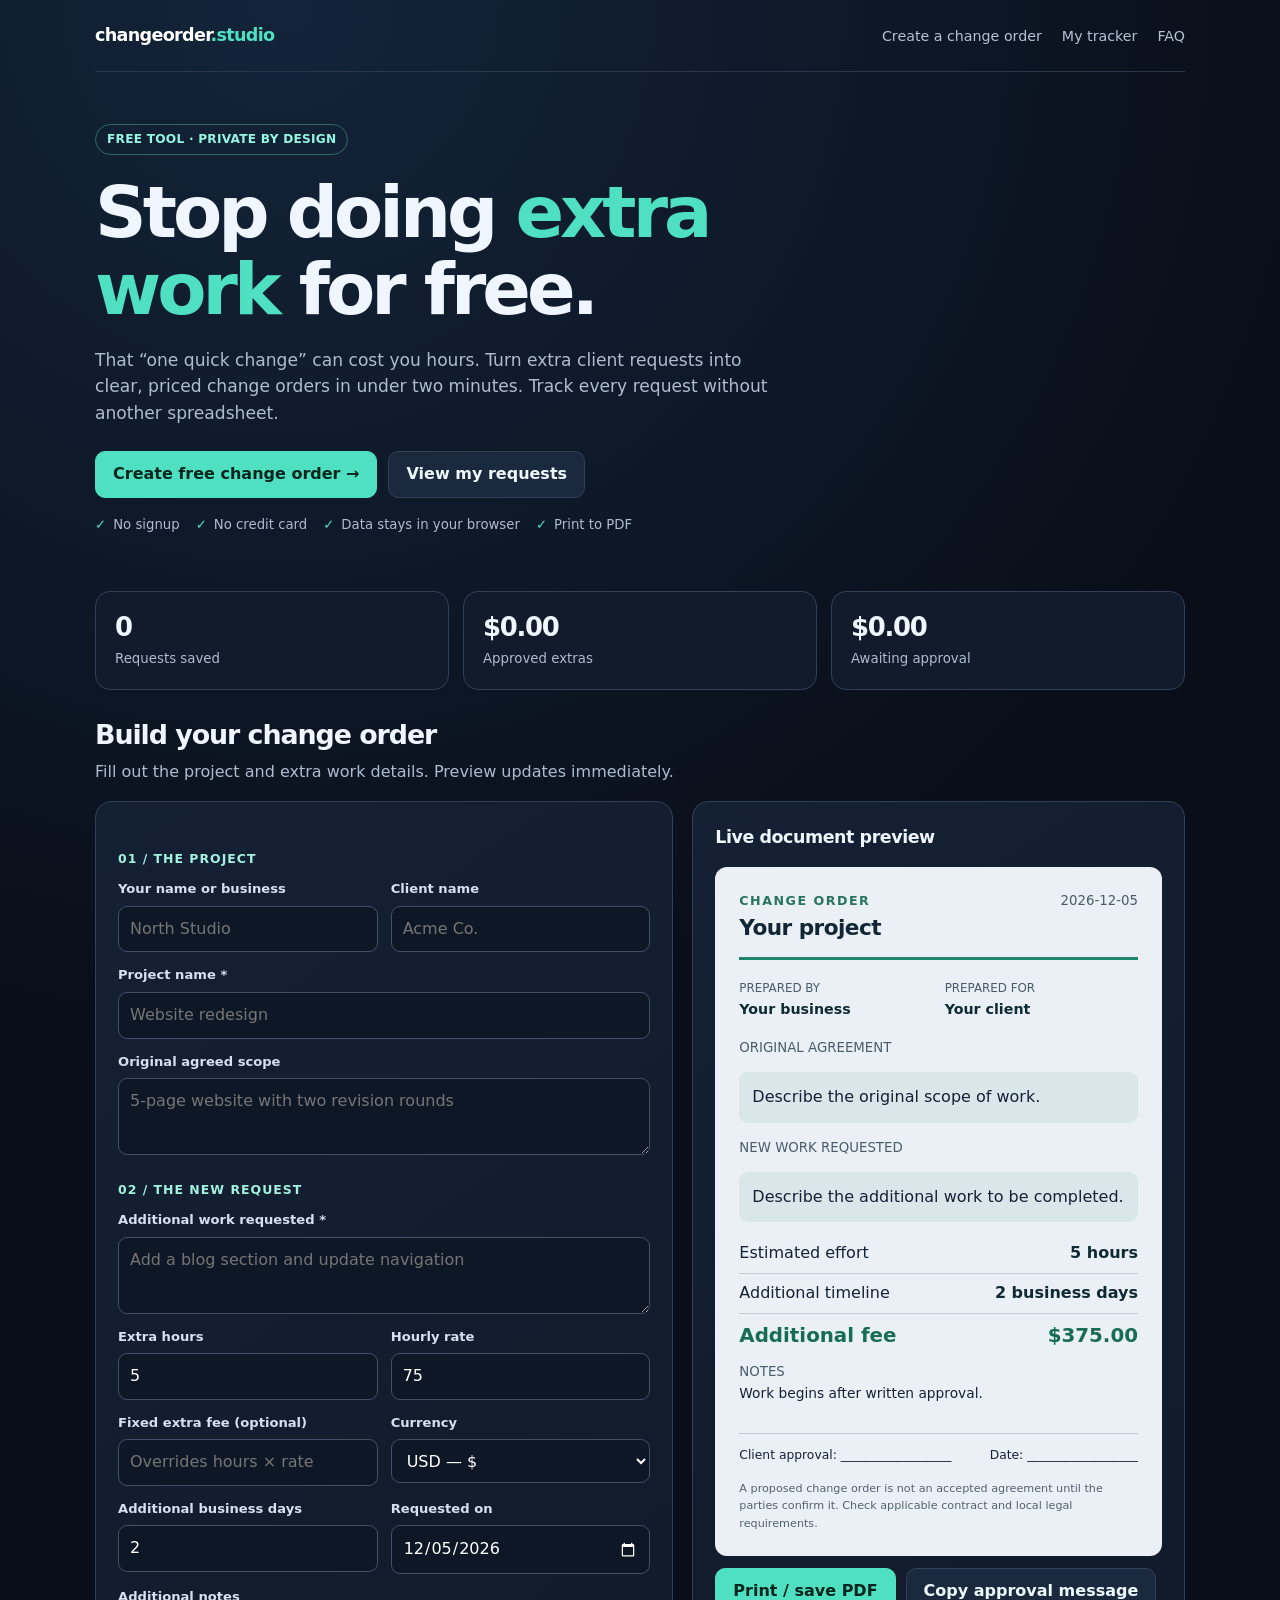
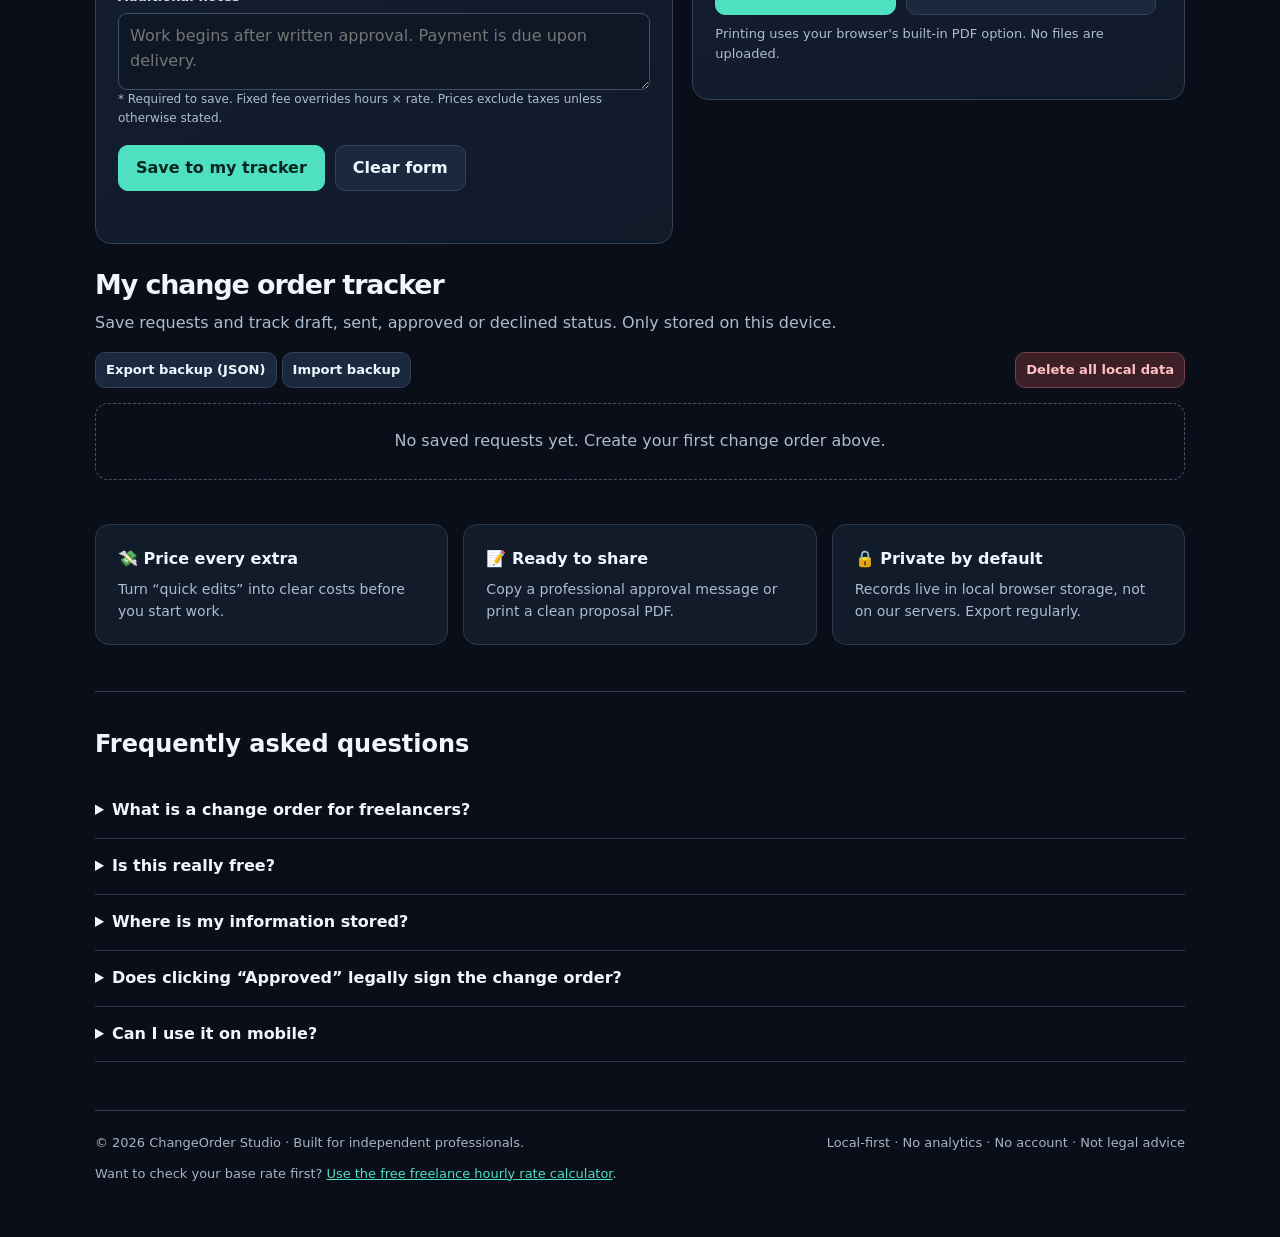
<file: ventures/changeorder-studio/index.html>
<!doctype html>
<html lang="en">
<head>
  <meta charset="utf-8">
  <meta name="viewport" content="width=device-width,initial-scale=1">
  <meta name="theme-color" content="#0c1220">
  <meta name="description" content="Create professional change orders for freelance work in seconds. Calculate extra scope fees, track approvals, and stop losing money to endless revisions. No login required.">
  <meta property="og:title" content="ChangeOrder Studio — Get paid for extra work">
  <meta property="og:description" content="A free, private change order generator and tracker for freelancers. No account needed.">
  <link rel="canonical" href="https://bedirhancxc.github.io/soloprofit/ventures/changeorder-studio/">
  <meta property="og:url" content="https://bedirhancxc.github.io/soloprofit/ventures/changeorder-studio/">
  <title>Free Change Order Generator for Freelancers | ChangeOrder Studio</title>
  <style>
    :root{font-family:Inter,ui-sans-serif,system-ui,-apple-system,BlinkMacSystemFont,"Segoe UI",sans-serif;color-scheme:dark;--bg:#090e18;--panel:#121c2e;--panel2:#182439;--border:#314056;--text:#f0f6ff;--muted:#adbccf;--aqua:#4ee0c1;--aqua2:#05291f;--danger:#ff8f93;--focus:#9cebd8}
    *{box-sizing:border-box}html{scroll-behavior:smooth}body{margin:0;background:radial-gradient(circle at 22% 0%,#13243a 0,transparent 36%),var(--bg);color:var(--text);line-height:1.55}button,input,textarea,select{font:inherit}button{cursor:pointer}a{color:var(--aqua)}a:hover{text-decoration:none}.wrap{max-width:1130px;margin:auto;padding:0 20px}
    .top{display:flex;justify-content:space-between;align-items:center;gap:15px;padding:22px 0;border-bottom:1px solid #2b3748}.brand{font-size:1.1rem;font-weight:850;letter-spacing:-.04em;color:white;text-decoration:none}.brand span{color:var(--aqua)}.top nav{display:flex;gap:20px;flex-wrap:wrap}.top nav a{color:#b4c2d2;text-decoration:none;font-size:.89rem}.top nav a:hover{color:white}
    .hero{padding:52px 0 34px}.eyebrow{display:inline-flex;border:1px solid #306b62;color:#95f5e1;padding:5px 11px;border-radius:999px;font-weight:700;font-size:.76rem;letter-spacing:.02em}h1,h2,h3,p{margin-top:0}h1{max-width:770px;font-size:clamp(2.5rem,5.6vw,4.7rem);line-height:1.07;letter-spacing:-.055em;margin:19px 0}h1 em{color:var(--aqua);font-style:normal}.hero p{max-width:680px;color:var(--muted);font-size:1.07rem;margin-bottom:25px}.hero-actions{display:flex;gap:11px;flex-wrap:wrap}
    .btn{border-radius:10px;padding:10px 17px;border:1px solid var(--border);font-weight:740;background:#1b293e;color:#edf8ff;display:inline-flex;gap:9px;align-items:center;justify-content:center;text-decoration:none;transition:background .13s,transform .13s;white-space:normal}.btn:hover{background:#30405a}.btn-primary{background:var(--aqua);color:#06251e;border-color:var(--aqua)}.btn-primary:hover{background:#a3f5e0;transform:translateY(-1px)}.btn-small{font-size:.82rem;padding:7px 10px}.btn-danger{background:#3c1f27;color:#ffc0c2;border-color:#73434a}.btn:disabled{opacity:.45;cursor:not-allowed;transform:none}
    .trust{display:flex;gap:16px;flex-wrap:wrap;color:var(--muted);font-size:.83rem;margin:17px 0 0}.trust span::before{content:'✓';color:var(--aqua);margin-right:7px}
    .stats{display:grid;grid-template-columns:repeat(3,minmax(0,1fr));gap:14px;margin:22px 0 24px}.stat{border:1px solid var(--border);background:#111b2c;border-radius:15px;padding:19px}.stat b{display:block;font-size:1.62rem;line-height:1.25;letter-spacing:-.05em;overflow-wrap:anywhere}.stat small{display:block;color:var(--muted);margin-top:5px}
    .section-head{margin:18px 0 16px}.section-head h2{font-size:1.68rem;letter-spacing:-.04em;margin:0 0 5px}.muted{color:var(--muted)}.grid{display:grid;grid-template-columns:minmax(0,1.08fr) minmax(0,.92fr);gap:19px;align-items:start}.panel{border:1px solid var(--border);border-radius:16px;background:linear-gradient(145deg,#142034,#111a29);padding:22px}.panel h3{font-size:1.09rem;letter-spacing:-.025em;margin-bottom:16px}.fields{display:grid;grid-template-columns:1fr 1fr;gap:13px}.field{display:flex;flex-direction:column;gap:6px;min-width:0}.field.full{grid-column:1/-1}.field label{font-size:.82rem;font-weight:750;color:#d5e1f0}.field input,.field select,.field textarea{width:100%;background:#0e1726;border:1px solid #405068;color:white;border-radius:9px;padding:10px 11px;min-height:44px;outline:none}.field textarea{min-height:77px;resize:vertical}.field input:focus,.field textarea:focus,.field select:focus{border-color:var(--aqua);box-shadow:0 0 0 3px #4ee0c122}.help{font-size:.75rem;color:var(--muted)}.subhead{font-size:.78rem;color:#a3f1de;font-weight:800;text-transform:uppercase;letter-spacing:.08em;margin:25px 0 11px}.toggle{display:flex;gap:9px;align-items:center;flex-wrap:wrap;margin-bottom:12px}.toggle label{border:1px solid #405068;border-radius:8px;padding:8px 13px;cursor:pointer;font-size:.84rem}.toggle input{accent-color:var(--aqua)}.form-actions{display:flex;gap:10px;flex-wrap:wrap;margin-top:17px}.error{color:#ffb1b4;margin:10px 0 0;min-height:20px;font-size:.84rem}
    .preview{background:#eaf0f5;color:#142236;border-radius:12px;padding:24px;overflow-wrap:anywhere}.preview *{max-width:100%}.preview .paper-top{border-bottom:3px solid #1f856e;padding-bottom:13px;margin-bottom:16px;display:flex;justify-content:space-between;gap:10px;align-items:start}.preview h3{font-size:1.35rem;margin:0;color:#112735}.preview small{color:#485c6a}.preview .paper-title{font-size:.79rem;text-transform:uppercase;letter-spacing:.12em;font-weight:850;color:#28745e}.preview .paper-data{display:grid;grid-template-columns:1fr 1fr;gap:12px;font-size:.89rem;margin-bottom:15px}.preview strong{color:#102a34}.preview .paper-box{background:#d9e7ea;border-radius:9px;padding:13px;margin:12px 0}.preview .paper-box p{margin:0;white-space:pre-wrap}.preview .paper-line{display:flex;justify-content:space-between;border-bottom:1px solid #c1d0d5;padding:7px 0;gap:14px}.preview .paper-line.total{font-size:1.24rem;font-weight:850;color:#166c55;border-bottom:0}.preview .small-print{font-size:.7rem;color:#52636d;margin:15px 0 0}.preview .signature{display:flex;justify-content:space-between;gap:14px;margin-top:28px;padding-top:12px;border-top:1px solid #bacdd2;font-size:.77rem}.preview p,.preview div{overflow-wrap:anywhere}.preview-actions{display:flex;gap:10px;flex-wrap:wrap;margin-top:12px}.hint{font-size:.81rem;color:var(--muted);margin-top:9px}.hidden{display:none!important}
    .records{margin:20px 0 44px}.records-bar{display:flex;justify-content:space-between;align-items:center;gap:12px;flex-wrap:wrap;margin-bottom:15px}.list{display:grid;gap:10px}.record{border:1px solid var(--border);background:#121e30;border-radius:12px;padding:17px;display:flex;justify-content:space-between;gap:16px;align-items:center}.record h3{font-size:.99rem;margin:0 0 5px}.record p{font-size:.81rem;color:var(--muted);margin:0}.record .record-right{display:flex;gap:9px;align-items:center;flex-wrap:wrap;justify-content:flex-end}.pill{border:1px solid #4d6175;color:#d7e5f3;padding:4px 9px;border-radius:999px;font-size:.75rem}.record select{padding:6px;border-radius:7px;background:#0e1726;color:white;border:1px solid #465972;font-size:.78rem}.empty{padding:25px;text-align:center;border:1px dashed #46566a;border-radius:13px;color:var(--muted)}.features{display:grid;grid-template-columns:repeat(3,1fr);gap:15px;margin:24px 0 46px}.feature{background:#111b2a;border:1px solid #29394e;padding:22px;border-radius:14px}.feature b{display:block;margin-bottom:7px}.feature p{color:var(--muted);font-size:.88rem;margin:0}.faq{border-top:1px solid var(--border);padding:34px 0 48px}.faq details{padding:15px 0;border-bottom:1px solid #2a394c}.faq summary{font-weight:750;cursor:pointer}.faq p{color:var(--muted);margin:11px 0 3px;font-size:.9rem}.footer{border-top:1px solid var(--border);padding:22px 0 40px;color:#a4b4c7;font-size:.81rem;display:flex;justify-content:space-between;gap:10px;flex-wrap:wrap}
    :focus-visible{outline:2px solid var(--focus);outline-offset:3px}noscript{display:block;background:#5b2b31;padding:12px;text-align:center}
    @media(max-width:800px){.grid{grid-template-columns:1fr}.stats,.features{grid-template-columns:1fr 1fr}.panel{padding:17px}.hero{padding-top:37px}.record{align-items:flex-start;flex-direction:column}.record .record-right{justify-content:flex-start}}
    @media(max-width:500px){.top{align-items:flex-start}.top nav{gap:10px;justify-content:flex-end}.fields,.stats,.features{grid-template-columns:1fr}.preview{padding:15px}.preview .paper-data{grid-template-columns:1fr}.btn{width:100%}.hero-actions .btn{width:auto}.preview-actions .btn,.form-actions .btn{width:100%}.stat{padding:14px}.hero p{font-size:.99rem}}
    @media print{body{background:#fff;color:#000}.top,.hero,.stats,.section-head,.form-panel,.preview-actions,.records,.features,.faq,.footer,.hint,.trust{display:none!important}.wrap{max-width:100%;padding:0}.grid{display:block}.preview-panel{padding:0;border:0;background:#fff}.preview{background:#fff;padding:0;color:#111;border-radius:0}.preview .paper-box{background:#eef5f5;print-color-adjust:exact}.preview .paper-line.total{color:#000} @page{size:A4;margin:17mm}}
  </style>
</head>
<body>
  <div class="wrap">
    <header class="top"><a href="#top" class="brand">changeorder<span>.studio</span></a><nav><a href="#builder">Create a change order</a><a href="#ledger">My tracker</a><a href="#questions">FAQ</a></nav></header>
    <main id="top">
      <section class="hero">
        <div class="eyebrow">FREE TOOL · PRIVATE BY DESIGN</div>
        <h1>Stop doing <em>extra work</em> for free.</h1>
        <p>That “one quick change” can cost you hours. Turn extra client requests into clear, priced change orders in under two minutes. Track every request without another spreadsheet.</p>
        <div class="hero-actions"><a class="btn btn-primary" href="#builder">Create free change order →</a><a class="btn" href="#ledger">View my requests</a></div>
        <div class="trust"><span>No signup</span><span>No credit card</span><span>Data stays in your browser</span><span>Print to PDF</span></div>
      </section>
      <section aria-label="Change order metrics" class="stats">
        <div class="stat"><b id="stat-count">0</b><small>Requests saved</small></div>
        <div class="stat"><b id="stat-approved">$0.00</b><small>Approved extras</small></div>
        <div class="stat"><b id="stat-pending">$0.00</b><small>Awaiting approval</small></div>
      </section>
      <div class="section-head" id="builder"><h2>Build your change order</h2><p class="muted">Fill out the project and extra work details. Preview updates immediately.</p></div>
      <div class="grid">
        <section class="panel form-panel" aria-label="Change order editor">
          <form id="editor" novalidate>
            <div class="subhead">01 / The project</div>
            <div class="fields">
              <div class="field"><label for="freelancer">Your name or business</label><input id="freelancer" maxlength="100" autocomplete="organization" placeholder="North Studio"></div>
              <div class="field"><label for="client">Client name</label><input id="client" maxlength="100" placeholder="Acme Co."></div>
              <div class="field full"><label for="project">Project name <span aria-hidden="true">*</span></label><input id="project" maxlength="120" required placeholder="Website redesign"></div>
              <div class="field full"><label for="originalScope">Original agreed scope</label><textarea id="originalScope" maxlength="1000" placeholder="5-page website with two revision rounds"></textarea></div>
            </div>
            <div class="subhead">02 / The new request</div>
            <div class="fields">
              <div class="field full"><label for="description">Additional work requested <span aria-hidden="true">*</span></label><textarea id="description" required maxlength="1200" placeholder="Add a blog section and update navigation"></textarea></div>
              <div class="field"><label for="hours">Extra hours</label><input type="number" inputmode="decimal" id="hours" min="0" max="100000" step="0.25" value="5"></div>
              <div class="field"><label for="rate">Hourly rate</label><input type="number" inputmode="decimal" id="rate" min="0" max="10000000" step="0.01" value="75"></div>
              <div class="field"><label for="flatFee">Fixed extra fee (optional)</label><input type="number" inputmode="decimal" id="flatFee" min="0" max="100000000" step="0.01" placeholder="Overrides hours × rate"></div>
              <div class="field"><label for="currency">Currency</label><select id="currency"><option value="USD">USD — $</option><option value="EUR">EUR — €</option><option value="GBP">GBP — £</option><option value="TRY">TRY — ₺</option><option value="CAD">CAD — C$</option><option value="AUD">AUD — A$</option></select></div>
              <div class="field"><label for="days">Additional business days</label><input type="number" inputmode="numeric" id="days" min="0" max="10000" step="1" value="2"></div>
              <div class="field"><label for="date">Requested on</label><input type="date" id="date"></div>
              <div class="field full"><label for="conditions">Additional notes</label><textarea id="conditions" maxlength="800" placeholder="Work begins after written approval. Payment is due upon delivery."></textarea></div>
            </div>
            <p class="help">* Required to save. Fixed fee overrides hours × rate. Prices exclude taxes unless otherwise stated.</p>
            <div class="form-actions"><button class="btn btn-primary" type="submit">Save to my tracker</button><button type="button" class="btn" id="clear-form">Clear form</button></div>
            <p class="error" id="form-error" role="alert" aria-live="polite"></p>
          </form>
        </section>
        <section class="panel preview-panel" aria-label="Printable change order preview">
          <h3 class="preview-panel-title">Live document preview</h3>
          <article class="preview" id="print-area">
            <div class="paper-top"><div><div class="paper-title">Change order</div><h3 id="p-project">Your project</h3></div><small id="p-date">—</small></div>
            <div class="paper-data"><div><small>PREPARED BY</small><br><strong id="p-freelancer">Your business</strong></div><div><small>PREPARED FOR</small><br><strong id="p-client">Your client</strong></div></div>
            <div><small>ORIGINAL AGREEMENT</small><div class="paper-box"><p id="p-scope">Describe the original scope of work.</p></div></div>
            <div><small>NEW WORK REQUESTED</small><div class="paper-box"><p id="p-description">Describe the additional work to be completed.</p></div></div>
            <div class="paper-line"><span>Estimated effort</span><strong id="p-hours">5 hours</strong></div>
            <div class="paper-line"><span>Additional timeline</span><strong id="p-days">2 business days</strong></div>
            <div class="paper-line total"><span>Additional fee</span><span id="p-fee">$375.00</span></div>
            <div><small>NOTES</small><p id="p-conditions" style="font-size:.86rem;white-space:pre-wrap">Work begins after written approval.</p></div>
            <div class="signature"><div>Client approval: __________________</div><div>Date: __________________</div></div>
            <p class="small-print">A proposed change order is not an accepted agreement until the parties confirm it. Check applicable contract and local legal requirements.</p>
          </article>
          <div class="preview-actions"><button type="button" class="btn btn-primary" id="print">Print / save PDF</button><button type="button" class="btn" id="copy">Copy approval message</button></div>
          <p class="hint" id="copy-status" aria-live="polite">Printing uses your browser's built-in PDF option. No files are uploaded.</p>
        </section>
      </div>
      <section id="ledger" class="records">
        <div class="section-head"><h2>My change order tracker</h2><p class="muted">Save requests and track draft, sent, approved or declined status. Only stored on this device.</p></div>
        <div class="records-bar"><div><button type="button" id="export" class="btn btn-small">Export backup (JSON)</button> <button type="button" id="import-button" class="btn btn-small">Import backup</button><input id="import-file" type="file" accept="application/json,.json" class="hidden" aria-label="Import JSON backup"></div><button class="btn btn-small btn-danger" type="button" id="erase">Delete all local data</button></div>
        <div id="records" class="list" aria-live="polite"><div class="empty">No saved requests yet. Create your first change order above.</div></div>
      </section>
      <section class="features" aria-label="Benefits"><div class="feature"><b>💸 Price every extra</b><p>Turn “quick edits” into clear costs before you start work.</p></div><div class="feature"><b>📝 Ready to share</b><p>Copy a professional approval message or print a clean proposal PDF.</p></div><div class="feature"><b>🔒 Private by default</b><p>Records live in local browser storage, not on our servers. Export regularly.</p></div></section>
      <section id="questions" class="faq"><h2>Frequently asked questions</h2><details><summary>What is a change order for freelancers?</summary><p>A change order documents work requested outside an original agreed scope, including its price and timeline impact. It helps both sides decide whether to approve extra work before it starts.</p></details><details><summary>Is this really free?</summary><p>Yes. This first release is free to use with no login, subscription or payment information.</p></details><details><summary>Where is my information stored?</summary><p>Records are saved in your current browser's local storage. Clearing site data or switching devices can remove them. Use Export backup to keep a copy. Imported JSON remains on this device.</p></details><details><summary>Does clicking “Approved” legally sign the change order?</summary><p>No. Tracker statuses are personal labels, not verified electronic signatures. Obtain client approval through the method required by your contract and local law.</p></details><details><summary>Can I use it on mobile?</summary><p>Yes. The editor and tracker adapt to narrow screens. To save a PDF, use your browser's Print or Share menu and select PDF when supported.</p></details></section>
    </main>
    <footer class="footer"><span>© <span id="year"></span> ChangeOrder Studio · Built for independent professionals.</span><span>Local-first · No analytics · No account · Not legal advice</span>  <p>Want to check your base rate first? <a href="../../freelance-hourly-rate/">Use the free freelance hourly rate calculator</a>.</p>
  </footer>
  </div>
  <noscript>This application requires JavaScript to calculate prices and save requests.</noscript>
  <script>
  (()=>{'use strict';
    const KEY='changeorder-studio-v1';
    const $=id=>document.getElementById(id);
    const fields=['freelancer','client','project','originalScope','description','hours','rate','flatFee','currency','days','date','conditions'];
    const statusNames=['Draft','Sent','Approved','Declined'];
    const maxRecords=250;
    let records=[];
    let storageOK=true;
    const money=(amount,currency)=>new Intl.NumberFormat('en-US',{style:'currency',currency:currency||'USD',minimumFractionDigits:2,maximumFractionDigits:2}).format(Number(amount)||0);
    const parseAmount=(value,max)=>{const n=Number(value);return Number.isFinite(n)&&n>=0&&n<=max?n:null;};
    const txt=(id,value)=>$(id).textContent=String(value);
    const clean=(v,len=1200)=>String(v??'').slice(0,len);
    const isoToday=()=>{const d=new Date();return `${d.getFullYear()}-${String(d.getMonth()+1).padStart(2,'0')}-${String(d.getDate()).padStart(2,'0')}`;};
    const validDate=v=>/^\d{4}-\d{2}-\d{2}$/.test(v)&&!Number.isNaN(new Date(`${v}T00:00:00`).getTime());
    function readForm(){
      const data={};fields.forEach(id=>data[id]=$(id).value);
      const h=parseAmount(data.hours,100000),r=parseAmount(data.rate,10000000),days=parseAmount(data.days,10000);
      const fixed=data.flatFee.trim()===''?null:parseAmount(data.flatFee,100000000);
      const amount=fixed===null?((h??0)*(r??0)):fixed;
      data.hours=h;data.rate=r;data.days=days;data.flatFee=fixed;
      data.amount=Math.round(amount*100)/100;
      return data;
    }
    function validate(v){
      if(!v.project.trim()||!v.description.trim())return 'Please enter a project name and describe the extra work.';
      if(v.hours===null||v.rate===null||v.days===null||(String($('flatFee').value).trim()!==''&&v.flatFee===null))return 'Hours, rate, fixed fee and extension days must be valid non-negative numbers.';
      if(v.amount>1000000000)return 'The total amount is too large.';
      if(!validDate(v.date))return 'Please select a valid date.';
      if(!['USD','EUR','GBP','TRY','CAD','AUD'].includes(v.currency))return 'Please select a supported currency.';
      return '';
    }
    function updatePreview(){
      const v=readForm();
      txt('p-project',v.project.trim()||'Your project');txt('p-freelancer',v.freelancer.trim()||'Your business');
      txt('p-client',v.client.trim()||'Your client');txt('p-scope',v.originalScope.trim()||'Describe the original scope of work.');
      txt('p-description',v.description.trim()||'Describe the additional work to be completed.');
      txt('p-hours',`${v.hours??'—'} ${v.hours===1?'hour':'hours'}`);
      txt('p-days',`${v.days??'—'} business ${v.days===1?'day':'days'}`);
      txt('p-fee',money(v.amount,v.currency));txt('p-conditions',v.conditions.trim()||'Work begins after written approval.');
      txt('p-date',validDate(v.date)?v.date:'—');
    }
    function storageWrite(){
      if(!storageOK)return false;
      try{localStorage.setItem(KEY,JSON.stringify(records));return true;}
      catch(e){storageOK=false;return false;}
    }
    function validRecord(r){
      if(!r||typeof r!=='object'||Array.isArray(r)||typeof r.id!=='string'||r.id.length>150||!statusNames.includes(r.status)||!['USD','EUR','GBP','TRY','CAD','AUD'].includes(r.currency))return false;
      if(typeof r.project!=='string'||r.project.length>120||typeof r.description!=='string'||r.description.length>1200)return false;
      if(parseAmount(r.amount,1000000000)===null)return false;
      if(!validDate(r.date))return false;
      return true;
    }
    function initRecords(){try{const data=JSON.parse(localStorage.getItem(KEY)||'[]');records=Array.isArray(data)?data.filter(validRecord).slice(0,maxRecords):[];}
      catch(e){records=[];storageOK=false;txt('form-error','Browser storage is unavailable. You can still print or copy a change order.');}}
    function metrics(){
      txt('stat-count',records.length);
      const approved=records.filter(r=>r.status==='Approved');const pending=records.filter(r=>r.status==='Sent');
      const formatTotals=(rows)=>{const totals=new Map();rows.forEach(r=>totals.set(r.currency,(totals.get(r.currency)||0)+r.amount));return [...totals].map(([c,n])=>money(n,c)).join(' + ')||money(0,'USD');};
      txt('stat-approved',formatTotals(approved));txt('stat-pending',formatTotals(pending));
    }
    function makeButton(label,onClick,cls='btn btn-small'){const b=document.createElement('button');b.type='button';b.className=cls;b.textContent=label;b.addEventListener('click',onClick);return b;}
    function render(){
      metrics();const node=$('records');node.replaceChildren();
      if(records.length===0){const empty=document.createElement('div');empty.className='empty';empty.textContent='No saved requests yet. Create your first change order above.';node.append(empty);return;}
      [...records].reverse().forEach(r=>{
        const row=document.createElement('article');row.className='record';const info=document.createElement('div');
        const heading=document.createElement('h3');heading.textContent=r.project||'Untitled project';
        const description=document.createElement('p');description.textContent=`${r.client||'No client'} · ${r.date} · ${clean(r.description,90)}`;
        info.append(heading,description);
        const right=document.createElement('div');right.className='record-right';
        const amount=document.createElement('strong');amount.textContent=money(r.amount,r.currency);
        const status=document.createElement('select');status.setAttribute('aria-label','Status for '+r.project);
        statusNames.forEach(n=>{const option=document.createElement('option');option.value=n;option.textContent=n;status.append(option);});status.value=r.status;
        status.addEventListener('change',()=>{const prev=r.status;r.status=status.value;if(!storageWrite()){r.status=prev;status.value=prev;alert('Could not save this change. Browser storage may be disabled or full.');return;}render();});
        const reopen=makeButton('Open',()=>{fields.forEach(id=>{if(id==='flatFee')$(id).value=r[id]===null?'':r[id];else $(id).value=r[id]??'';});updatePreview();$('builder').scrollIntoView({behavior:'smooth'});});
        const remove=makeButton('Delete',()=>{if(!confirm('Delete this saved request?'))return;records=records.filter(x=>x.id!==r.id);storageWrite();render();},'btn btn-small btn-danger');
        right.append(amount,status,reopen,remove);row.append(info,right);node.append(row);
      });
    }
    function message(){const v=readForm();return `Hi ${v.client.trim()||'there'},\n\nThanks for the additional request for ${v.project.trim()||'our project'}.\n\nNew scope: ${v.description.trim()||'[describe extra work]'}\nAdditional fee: ${money(v.amount,v.currency)}\nTimeline adjustment: ${v.days??0} business day(s).\n\nThis is outside our original agreed scope. Please confirm your approval of the additional fee and timeline in writing before I begin.\n\nThanks,\n${v.freelancer.trim()||'[Your name]'}`;}
    async function copyMessage(){const value=message();try{await navigator.clipboard.writeText(value);txt('copy-status','Approval message copied to clipboard.');}catch(e){const ta=document.createElement('textarea');ta.value=value;ta.style.position='fixed';ta.style.left='-9999px';document.body.append(ta);ta.select();let ok=false;try{ok=document.execCommand('copy');}catch(err){}ta.remove();txt('copy-status',ok?'Approval message copied to clipboard.':'Clipboard unavailable. Select and copy the document text manually.');}}
    $('date').value=isoToday();$('year').textContent=new Date().getFullYear();
    fields.forEach(id=>$(id).addEventListener('input',updatePreview));
    $('currency').addEventListener('change',updatePreview);
    $('editor').addEventListener('submit',e=>{e.preventDefault();const v=readForm();const error=validate(v);if(error){txt('form-error',error);return;}
      if(records.length>=maxRecords){txt('form-error','Tracker limit reached (250). Export a backup and delete older records.');return;}
      const id=typeof crypto!=='undefined'&&crypto.randomUUID?crypto.randomUUID():`${Date.now()}-${Math.random().toString(36).slice(2)}`;
      records.push({...v,id,status:'Draft',savedAt:new Date().toISOString()});
      if(!storageWrite()){records.pop();txt('form-error','Could not save. Browser storage is unavailable or full. Print or copy the proposal instead.');return;}
      txt('form-error','Saved locally to your tracker.');render();$('ledger').scrollIntoView({behavior:'smooth'});
    });
    $('clear-form').addEventListener('click',()=>{if(!confirm('Clear the current editor? Saved requests will remain.'))return;$('editor').reset();$('date').value=isoToday();txt('form-error','');updatePreview();});
    $('copy').addEventListener('click',copyMessage);
    $('print').addEventListener('click',()=>window.print());
    $('erase').addEventListener('click',()=>{if(records.length===0)return;if(!confirm('Permanently delete all saved requests from this browser? Export a backup first.'))return;records=[];storageWrite();render();});
    $('export').addEventListener('click',()=>{const blob=new Blob([JSON.stringify({product:'ChangeOrder Studio',version:1,exportedAt:new Date().toISOString(),records},null,2)],{type:'application/json'});const url=URL.createObjectURL(blob);const a=document.createElement('a');a.href=url;a.download=`changeorder-backup-${isoToday()}.json`;document.body.append(a);a.click();a.remove();setTimeout(()=>URL.revokeObjectURL(url),1000);});
    $('import-button').addEventListener('click',()=>$('import-file').click());
    $('import-file').addEventListener('change',async e=>{const file=e.target.files?.[0];e.target.value='';if(!file)return;if(file.size>2*1024*1024){alert('Backup is too large (maximum 2 MB).');return;}
      try{const obj=JSON.parse(await file.text());if(obj?.product!=='ChangeOrder Studio'||obj.version!==1||!Array.isArray(obj.records)||obj.records.length>maxRecords||!obj.records.every(validRecord))throw new Error('Invalid backup format');
        if(!confirm(`Import ${obj.records.length} records? This will replace your current tracker.`))return;
        const previous=records;records=obj.records;if(!storageWrite()){records=previous;throw new Error('Browser storage is unavailable');}render();alert('Backup imported successfully.');
      }catch(err){alert('Import failed: '+(err.message||'Invalid file'));}
    });
    initRecords();render();updatePreview();
  })();
  </script>
</body>
</html>
</file>
